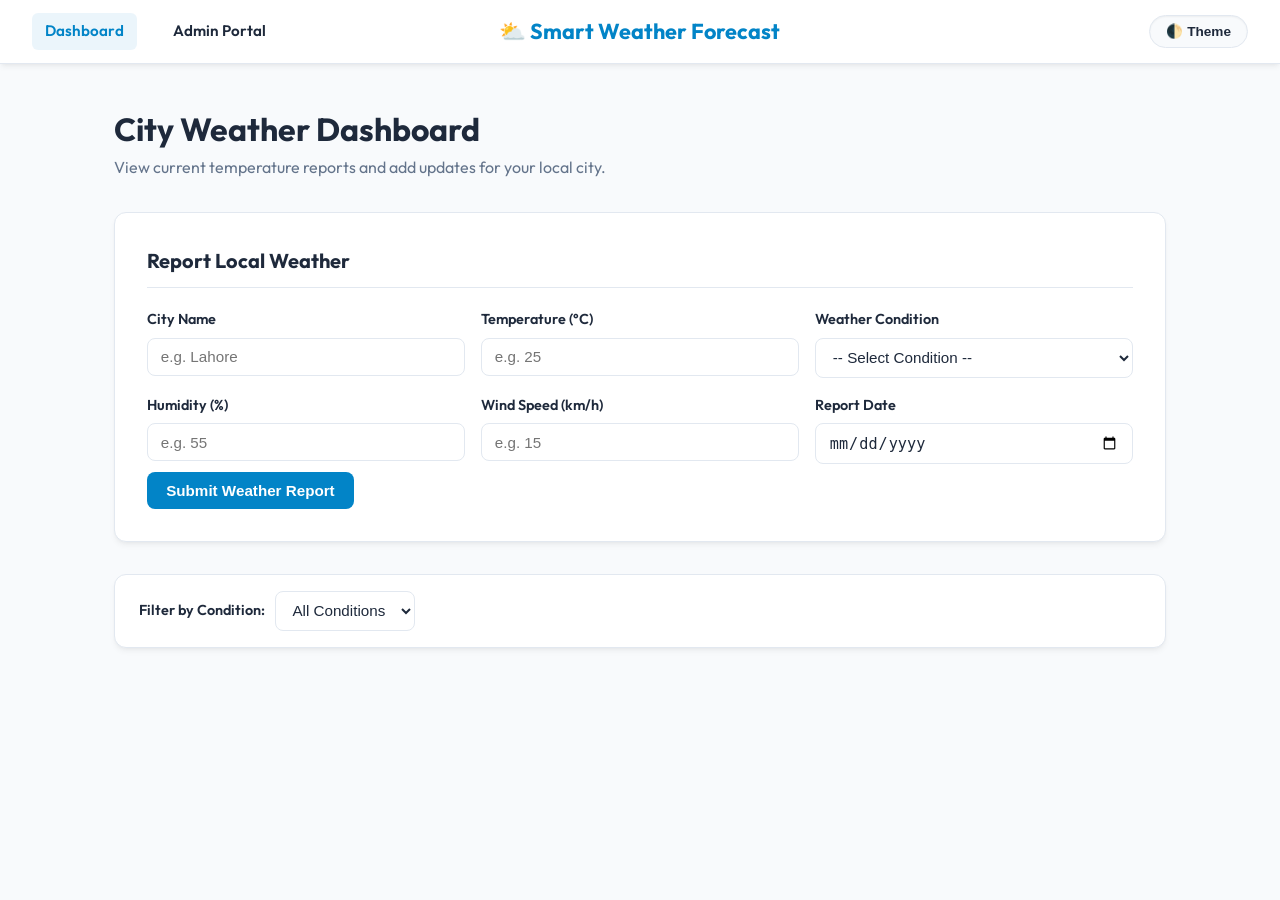
<file: index.html>
<!DOCTYPE html>
<html lang="en">
<head>
  <meta charset="UTF-8">
  <meta name="viewport" content="width=device-width, initial-scale=1.0">
  <meta name="description" content="View live local forecasts, report local weather metrics, and track updates across cities with Smart Weather Forecast.">
  <title>Smart Weather Forecast</title>
  <link rel="stylesheet" href="style.css">
</head>
<body>

  <nav id="userNavbar">
    <div class="nav-links">
      <a href="index.html" class="active" id="linkDashboard">Dashboard</a>
      <a href="admin.html" id="linkAdmin">Admin Portal</a>
    </div>
    <div class="brand" id="navBrand">
      ⛅ Smart Weather Forecast
    </div>
    <div class="nav-controls">
      <button class="theme-btn" id="btnThemeToggle" aria-label="Toggle theme" type="button">🌓 Theme</button>
    </div>
  </nav>

  <main>
    <header class="dashboard-title">
      <h1>City Weather Dashboard</h1>
      <p style="color: var(--text-muted);">View current temperature reports and add updates for your local city.</p>
    </header>

    <section id="weatherReportFormSection">
      <div class="card" style="margin-bottom: 2rem;">
        <h2 class="card-title">Report Local Weather</h2>

        <form id="addWeatherForm" novalidate>
          <div class="form-row">
            <div class="form-group">
              <label for="cityName">City Name</label>
              <input type="text" id="cityName" class="form-control" placeholder="e.g. Lahore" required>
              <div class="invalid-feedback" id="cityError">Please enter a valid city name (at least 3 characters).</div>
            </div>

            <div class="form-group">
              <label for="cityTemp">Temperature (°C)</label>
              <input type="number" id="cityTemp" class="form-control" placeholder="e.g. 25" required>
              <div class="invalid-feedback" id="tempError">Please enter a valid temperature (between -50 and 60°C).</div>
            </div>

            <div class="form-group">
              <label for="cityCondition">Weather Condition</label>
              <select id="cityCondition" class="form-control" required>
                <option value="" disabled selected>-- Select Condition --</option>
                <option value="Sunny">Sunny</option>
                <option value="Rainy">Rainy</option>
                <option value="Cloudy">Cloudy</option>
                <option value="Windy">Windy</option>
                <option value="Snowy">Snowy</option>
              </select>
              <div class="invalid-feedback" id="conditionError">Please select a weather condition.</div>
            </div>

            <div class="form-group">
              <label for="cityHumidity">Humidity (%)</label>
              <input type="number" id="cityHumidity" class="form-control" placeholder="e.g. 55" min="0" max="100" required>
              <div class="invalid-feedback" id="humidityError">Please enter a valid humidity (0 to 100%).</div>
            </div>

            <div class="form-group">
              <label for="cityWindSpeed">Wind Speed (km/h)</label>
              <input type="number" id="cityWindSpeed" class="form-control" placeholder="e.g. 15" min="0" required>
              <div class="invalid-feedback" id="windSpeedError">Please enter a valid wind speed (0 or greater).</div>
            </div>

            <div class="form-group">
              <label for="cityDate">Report Date</label>
              <input type="date" id="cityDate" class="form-control" required>
              <div class="invalid-feedback" id="dateError">Please select a valid date.</div>
            </div>
          </div>

          <button type="submit" class="btn btn-primary" id="btnSubmitWeather" style="margin-top: 0.5rem;">
            Submit Weather Report
          </button>
        </form>
      </div>
    </section>

    <section id="weatherListSection">
      <div class="filter-bar" id="weatherFilterBar" style="margin-bottom: 1.5rem;">
        <div class="filter-group">
          <label for="filterCondition">Filter by Condition:</label>
          <select id="filterCondition" class="form-control" style="width: auto;">
            <option value="all">All Conditions</option>
            <option value="Sunny">Sunny</option>
            <option value="Rainy">Rainy</option>
            <option value="Cloudy">Cloudy</option>
            <option value="Windy">Windy</option>
            <option value="Snowy">Snowy</option>
          </select>
        </div>
      </div>

      <div id="weatherCardsContainer"></div>
    </section>

  </main>

  <script src="app.js"></script>
</body>
</html>
</file>
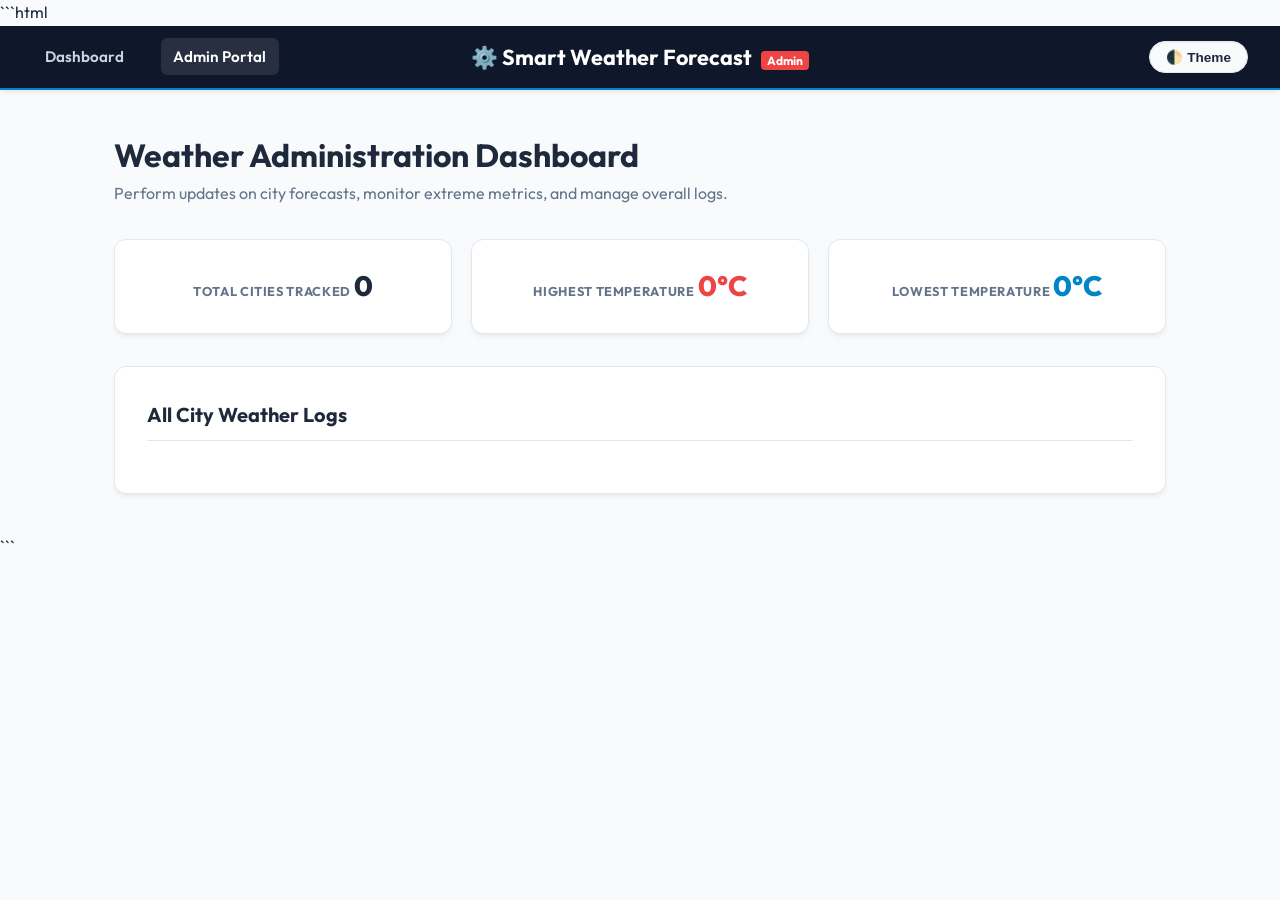
<file: admin.html>
```html
<!DOCTYPE html>
<html lang="en">
<head>
  <meta charset="UTF-8">
  <meta name="viewport" content="width=device-width, initial-scale=1.0">
  <meta name="description" content="Administrative Control Panel for Usman Weather Forecast. Manage city logs, revise stats, and update records.">
  <title>Admin Portal - Smart Weather Forecast</title>
  <link rel="stylesheet" href="style.css">
</head>
<body>

  <nav class="admin-navbar" id="adminNavbar">
    <div class="nav-links">
      <a href="index.html" id="linkDashboard">Dashboard</a>
      <a href="admin.html" class="active" id="linkAdmin">Admin Portal</a>
    </div>
    <div class="brand" id="navBrand">
      ⚙️ Smart Weather Forecast <span class="admin-badge">Admin</span>
    </div>
    <div class="nav-controls">
      <button class="theme-btn" id="btnThemeToggle" aria-label="Toggle theme" type="button">🌓 Theme</button>
    </div>
  </nav>

  <main>
    <header class="dashboard-title">
      <h1>Weather Administration Dashboard</h1>
      <p style="color: var(--text-muted);">Perform updates on city forecasts, monitor extreme metrics, and manage overall logs.</p>
    </header>

    <section class="stats-grid" id="adminStatsSection" aria-label="Summary Statistics">
      <div class="stat-card" id="cardTotalCities">
        <span class="stat-label">Total Cities Tracked</span>
        <span class="stat-value" id="statTotalCities">0</span>
      </div>

      <div class="stat-card" id="cardMaxTemp">
        <span class="stat-label">Highest Temperature</span>
        <span class="stat-value" id="statMaxTemp" style="color: var(--danger-color);">0°C</span>
      </div>

      <div class="stat-card" id="cardMinTemp">
        <span class="stat-label">Lowest Temperature</span>
        <span class="stat-value" id="statMinTemp" style="color: var(--primary-color);">0°C</span>
      </div>
    </section>

    <section class="card" id="managementSection">
      <h2 class="card-title">All City Weather Logs</h2>

      <div id="adminTableContainer"></div>
    </section>
  </main>

  <div class="modal-backdrop" id="editModalBackdrop">
    <div class="modal-content" role="dialog" aria-modal="true" aria-labelledby="modalHeading">

      <div class="modal-header">
        <h3 id="modalHeading">Edit Weather Report</h3>
        <button class="modal-close" id="btnCancelCross" aria-label="Close modal">&times;</button>
      </div>

      <form id="editWeatherForm" novalidate>

        <input type="hidden" id="editCityId">

        <div class="form-group">
          <label for="editCityName">City Name</label>
          <input type="text" id="editCityName" class="form-control" placeholder="e.g. Lahore" required>
          <div class="invalid-feedback" id="editCityError">
            Please enter a valid city name (at least 3 characters).
          </div>
        </div>

        <div class="form-group" style="margin-top: 0.8rem;">
          <label for="editCityTemp">Temperature (°C)</label>
          <input type="number" id="editCityTemp" class="form-control" placeholder="e.g. 25" required>
          <div class="invalid-feedback" id="editTempError">
            Please enter a valid temperature (between -50 and 60°C).
          </div>
        </div>

        <div class="form-group" style="margin-top: 0.8rem;">
          <label for="editCityCondition">Weather Condition</label>
          <select id="editCityCondition" class="form-control" required>
            <option value="Sunny">Sunny</option>
            <option value="Rainy">Rainy</option>
            <option value="Cloudy">Cloudy</option>
            <option value="Windy">Windy</option>
            <option value="Snowy">Snowy</option>
          </select>
          <div class="invalid-feedback" id="editConditionError">
            Please select a weather condition.
          </div>
        </div>

        <div class="form-group" style="margin-top: 0.8rem;">
          <label for="editCityHumidity">Humidity (%)</label>
          <input type="number" id="editCityHumidity" class="form-control" placeholder="e.g. 55" min="0" max="100" required>
          <div class="invalid-feedback" id="editHumidityError">
            Please enter a valid humidity (0 to 100%).
          </div>
        </div>

        <div class="form-group" style="margin-top: 0.8rem;">
          <label for="editCityWindSpeed">Wind Speed (km/h)</label>
          <input type="number" id="editCityWindSpeed" class="form-control" placeholder="e.g. 15" min="0" required>
          <div class="invalid-feedback" id="editWindSpeedError">
            Please enter a valid wind speed (0 or greater).
          </div>
        </div>

        <div class="form-group" style="margin-top: 0.8rem;">
          <label for="editCityDate">Report Date</label>
          <input type="date" id="editCityDate" class="form-control" required>
          <div class="invalid-feedback" id="editDateError">
            Please select a valid date.
          </div>
        </div>

        <div class="modal-footer">
          <button type="button" class="btn btn-secondary" id="btnCancelEdit">
            Cancel
          </button>
          <button type="submit" class="btn btn-primary" id="btnSaveEdit">
            Save Changes
          </button>
        </div>

      </form>

    </div>
  </div>

  <script src="admin.js"></script>
</body>
</html>
```
</file>
<file: style.css>
@import url('https://fonts.googleapis.com/css2?family=Outfit:wght@300;400;600;700&display=swap');

:root {
  --primary-color: #0284c7;
  --primary-hover: #0369a1;
  --bg-color: #f8fafc;
  --surface-color: #ffffff;
  --text-color: #1e293b;
  --text-muted: #64748b;
  --border-color: #e2e8f0;
  --danger-color: #ef4444;
  --success-color: #22c55e;
  --shadow: 0 4px 6px -1px rgba(0, 0, 0, 0.05), 0 2px 4px -2px rgba(0, 0, 0, 0.05);
  --border-radius: 12px;
  --transition: all 0.2s ease-in-out;
}

body.dark-theme {
  --primary-color: #38bdf8;
  --primary-hover: #7dd3fc;
  --bg-color: #0f172a;
  --surface-color: #1e293b;
  --text-color: #f8fafc;
  --text-muted: #94a3b8;
  --border-color: #334155;
  --shadow: 0 10px 15px -3px rgba(0, 0, 0, 0.3), 0 4px 6px -4px rgba(0, 0, 0, 0.3);
}

* {
  box-sizing: border-box;
  margin: 0;
  padding: 0;
}

body {
  font-family: 'Outfit', sans-serif;
  background-color: var(--bg-color);
  color: var(--text-color);
  line-height: 1.6;
  padding-bottom: 2rem;
  transition: background-color 0.3s ease, color 0.3s ease;
}

nav {
  display: flex;
  justify-content: space-between;
  align-items: center;
  padding: 0.8rem 2rem;
  background-color: var(--surface-color);
  border-bottom: 1px solid var(--border-color);
  box-shadow: var(--shadow);
  transition: var(--transition);
}

nav .nav-links {
  display: flex;
  align-items: center;
  gap: 1.5rem;
  flex: 1;
  justify-content: flex-start;
}

nav .brand {
  font-size: 1.35rem;
  font-weight: 700;
  color: var(--primary-color);
  flex: 1;
  text-align: center;
  white-space: nowrap;
}

nav .nav-controls {
  flex: 1;
  display: flex;
  justify-content: flex-end;
}

nav a {
  text-decoration: none;
  color: var(--text-color);
  font-size: 0.95rem;
  font-weight: 600;
  padding: 0.4rem 0.8rem;
  border-radius: 6px;
  transition: var(--transition);
}

nav a:hover,
nav a.active {
  color: var(--primary-color);
  background-color: rgba(2, 132, 199, 0.08);
}

nav.admin-navbar {
  background-color: #0f172a;
  color: #ffffff;
  border-bottom: 2px solid var(--primary-color);
}

nav.admin-navbar .brand {
  color: #ffffff;
}

nav.admin-navbar a {
  color: #cbd5e1;
}

nav.admin-navbar a:hover,
nav.admin-navbar a.active {
  color: #ffffff;
  background-color: rgba(255, 255, 255, 0.1);
}

.admin-badge {
  background-color: var(--danger-color);
  color: #ffffff;
  padding: 2px 6px;
  font-size: 0.75rem;
  border-radius: 4px;
  margin-left: 5px;
}

.theme-btn {
  background-color: var(--bg-color);
  border: 1px solid var(--border-color);
  padding: 0.45rem 1rem;
  border-radius: 50px;
  color: var(--text-color);
  cursor: pointer;
  font-weight: 600;
  font-size: 0.85rem;
  display: inline-flex;
  align-items: center;
  gap: 0.5rem;
  transition: var(--transition);
  box-shadow: inset 0 1px 2px rgba(0, 0, 0, 0.05);
}

.theme-btn:hover {
  background-color: var(--border-color);
  transform: translateY(-1px);
  box-shadow: 0 4px 6px -1px rgba(0, 0, 0, 0.08);
}

main {
  max-width: 1100px;
  margin: 2.5rem auto;
  padding: 0 1.5rem;
}

.dashboard-title {
  margin-bottom: 2rem;
}

.dashboard-title p {
  font-size: 1rem;
}

.layout-split {
  display: flex;
  gap: 2.5rem;
  flex-wrap: wrap;
}

.column-form {
  flex: 1 1 360px;
}

.column-list {
  flex: 2 1 500px;
  display: flex;
  flex-direction: column;
  gap: 1.8rem;
}

.card {
  background-color: var(--surface-color);
  border: 1px solid var(--border-color);
  border-radius: var(--border-radius);
  padding: 2rem;
  box-shadow: var(--shadow);
  margin-bottom: 1.8rem;
  transition: var(--transition);
}

.card-title {
  margin-bottom: 1.25rem;
  font-size: 1.25rem;
  font-weight: 700;
  color: var(--text-color);
  border-bottom: 1px solid var(--border-color);
  padding-bottom: 0.6rem;
}

.form-group {
  margin-bottom: 1.25rem;
  display: flex;
  flex-direction: column;
  gap: 0.4rem;
}

.form-group label {
  font-size: 0.9rem;
  font-weight: 600;
}

.form-control {
  width: 100%;
  padding: 0.6rem 0.8rem;
  border: 1px solid var(--border-color);
  border-radius: 8px;
  background-color: var(--surface-color);
  color: var(--text-color);
  font-size: 0.95rem;
  transition: var(--transition);
}

.form-control:focus {
  outline: none;
  border-color: var(--primary-color);
  box-shadow: 0 0 0 3px rgba(2, 132, 199, 0.15);
}

.invalid-feedback {
  display: none;
  color: var(--danger-color);
  font-size: 0.8rem;
  margin-top: 4px;
  font-weight: 500;
}

.form-control.is-invalid {
  border-color: var(--danger-color);
  box-shadow: 0 0 0 3px rgba(239, 68, 68, 0.15);
}

.form-control.is-invalid + .invalid-feedback {
  display: block;
}
.btn {
  padding: 0.6rem 1.2rem;
  border-radius: 8px;
  border: none;
  cursor: pointer;
  font-weight: 600;
  font-size: 0.95rem;
  text-decoration: none;
  display: inline-flex;
  align-items: center;
  justify-content: center;
  gap: 0.5rem;
  transition: var(--transition);
}

.btn-primary {
  background-color: var(--primary-color);
  color: #ffffff;
}

.btn-primary:hover {
  background-color: var(--primary-hover);
  box-shadow: 0 4px 12px rgba(2, 132, 199, 0.2);
}

.btn-secondary {
  background-color: transparent;
  border: 1px solid var(--border-color);
  color: var(--text-color);
}

.btn-secondary:hover {
  background-color: var(--border-color);
}

.btn-danger {
  background-color: var(--danger-color);
  color: #ffffff;
}

.btn-danger:hover {
  background-color: #dc2626;
  box-shadow: 0 4px 12px rgba(239, 68, 68, 0.2);
}

.btn-sm {
  padding: 0.35rem 0.7rem;
  font-size: 0.85rem;
  border-radius: 6px;
}

.filter-bar {
  display: flex;
  align-items: center;
  gap: 1.2rem;
  background-color: var(--surface-color);
  border: 1px solid var(--border-color);
  padding: 1rem 1.5rem;
  border-radius: var(--border-radius);
  box-shadow: var(--shadow);
  flex-wrap: wrap;
}

.filter-group {
  display: flex;
  align-items: center;
  gap: 0.6rem;
}

.filter-group label {
  font-weight: 600;
  font-size: 0.9rem;
}

.loading-indicator {
  text-align: center;
  padding: 2.5rem;
  color: var(--text-muted);
}

.spinner {
  width: 30px;
  height: 30px;
  border: 4px solid var(--border-color);
  border-top: 4px solid var(--primary-color);
  border-radius: 50%;
  margin: 0.8rem auto;
  animation: spin 0.8s linear infinite;
}

@keyframes spin {
  0% {
    transform: rotate(0deg);
  }

  100% {
    transform: rotate(360deg);
  }
}

.error-state {
  border: 1px solid var(--danger-color);
  background-color: rgba(239, 68, 68, 0.05);
  color: var(--danger-color);
  padding: 1.5rem;
  border-radius: var(--border-radius);
  text-align: center;
}

.empty-state {
  border: 2px dashed var(--border-color);
  padding: 3rem;
  border-radius: var(--border-radius);
  text-align: center;
  color: var(--text-muted);
  background-color: var(--surface-color);
}

.form-row {
  display: flex;
  flex-wrap: wrap;
  gap: 1rem;
}

.form-row .form-group {
  flex: 1 1 calc(33.333% - 1rem);
  margin-bottom: 0;
  min-width: 200px;
}

.weather-grid {
  display: flex;
  flex-wrap: wrap;
  gap: 1rem;
}

.weather-grid .weather-card {
  flex: 1 1 calc(50% - 0.5rem);
  min-width: 280px;
}

.weather-card {
  display: flex;
  justify-content: space-between;
  align-items: center;
  background-color: var(--surface-color);
  border: 1px solid var(--border-color);
  border-radius: var(--border-radius);
  padding: 1.25rem 1.75rem;
  box-shadow: var(--shadow);
  transition: var(--transition);
}

.weather-card:hover {
  transform: translateY(-2px);
  box-shadow: 0 10px 15px -3px rgba(0, 0, 0, 0.05),
              0 4px 6px -4px rgba(0, 0, 0, 0.05);
}

.weather-details {
  display: flex;
  flex-direction: column;
  gap: 0.3rem;
}

.weather-header {
  display: flex;
  align-items: center;
  gap: 0.6rem;
}

.city-name {
  font-size: 1.25rem;
  font-weight: 700;
}

.badge {
  font-size: 0.75rem;
  padding: 3px 8px;
  border-radius: 6px;
  font-weight: 600;
}

.badge-Sunny {
  background-color: #fef08a;
  color: #854d0e;
}

.badge-Rainy {
  background-color: #dbeafe;
  color: #1e40af;
}

.badge-Cloudy {
  background-color: #f1f5f9;
  color: #475569;
}

.badge-Windy {
  background-color: #ccfbf1;
  color: #115e59;
}

.badge-Snowy {
  background-color: #e0f2fe;
  color: #075985;
}

.weather-meta {
  font-size: 0.88rem;
  color: var(--text-muted);
  display: flex;
  gap: 1.2rem;
  flex-wrap: wrap;
}

.temp-display {
  font-size: 1.75rem;
  font-weight: 800;
  color: var(--primary-color);
}

.stats-grid {
  display: flex;
  flex-wrap: wrap;
  gap: 1.2rem;
  margin-bottom: 2rem;
}

.stat-card {
  flex: 1 1 220px;
  background-color: var(--surface-color);
  border: 1px solid var(--border-color);
  border-radius: var(--border-radius);
  padding: 1.5rem;
  text-align: center;
  box-shadow: var(--shadow);
  transition: var(--transition);
}

.stat-card:hover {
  transform: translateY(-1px);
}

.stat-label {
  font-size: 0.8rem;
  color: var(--text-muted);
  text-transform: uppercase;
  font-weight: 700;
  letter-spacing: 0.05em;
}

.stat-value {
  font-size: 1.75rem;
  font-weight: 800;
  margin-top: 0.4rem;
}

.table-wrapper {
  overflow-x: auto;
  border: 1px solid var(--border-color);
  border-radius: var(--border-radius);
  background-color: var(--surface-color);
  box-shadow: var(--shadow);
}

table {
  width: 100%;
  border-collapse: collapse;
}

th,
td {
  padding: 1rem 1.2rem;
  text-align: left;
  border-bottom: 1px solid var(--border-color);
}

th {
  background-color: rgba(0, 0, 0, 0.02);
  color: var(--text-muted);
  font-weight: 700;
  font-size: 0.9rem;
  text-transform: uppercase;
  letter-spacing: 0.05em;
}

tr:last-child td {
  border-bottom: none;
}

tr:hover td {
  background-color: rgba(2, 132, 199, 0.02);
}

.modal-backdrop {
  position: fixed;
  top: 0;
  left: 0;
  width: 100%;
  height: 100%;
  background-color: rgba(15, 23, 42, 0.6);
  display: none;
  justify-content: center;
  align-items: center;
  z-index: 1000;
  backdrop-filter: blur(4px);
}

.modal-backdrop.show {
  display: flex;
}

.modal-content {
  background-color: var(--surface-color);
  border: 1px solid var(--border-color);
  border-radius: var(--border-radius);
  width: 100%;
  max-width: 480px;
  padding: 2rem;
  box-shadow: var(--shadow);
  animation: modalSlide 0.2s ease-out;
}

@keyframes modalSlide {
  from {
    transform: translateY(-20px);
    opacity: 0;
  }

  to {
    transform: translateY(0);
    opacity: 1;
  }
}

.modal-header {
  display: flex;
  justify-content: space-between;
  align-items: center;
  border-bottom: 1px solid var(--border-color);
  padding-bottom: 0.8rem;
  margin-bottom: 1.5rem;
}

.modal-header h3 {
  font-size: 1.25rem;
  font-weight: 700;
}

.modal-close {
  background: none;
  border: none;
  font-size: 1.5rem;
  color: var(--text-muted);
  cursor: pointer;
  line-height: 1;
}

.modal-close:hover {
  color: var(--text-color);
}

.modal-footer {
  margin-top: 2rem;
  display: flex;
  justify-content: flex-end;
  gap: 0.8rem;
  border-top: 1px solid var(--border-color);
  padding-top: 1rem;
}

@media (max-width: 768px) {
  nav {
    flex-direction: column;
    gap: 1rem;
    padding: 1.25rem;
  }

  nav .nav-links {
    width: 100%;
    justify-content: center;
  }

  nav .brand {
    width: 100%;
    text-align: center;
    margin: 0.25rem 0;
  }

  nav .nav-controls {
    width: 100%;
    justify-content: center;
  }

  .layout-split {
    flex-direction: column;
    gap: 1.5rem;
  }

  .weather-card {
    flex-direction: column;
    align-items: flex-start;
    gap: 0.8rem;
  }

  .temp-display {
    align-self: flex-end;
  }
}
</file>
